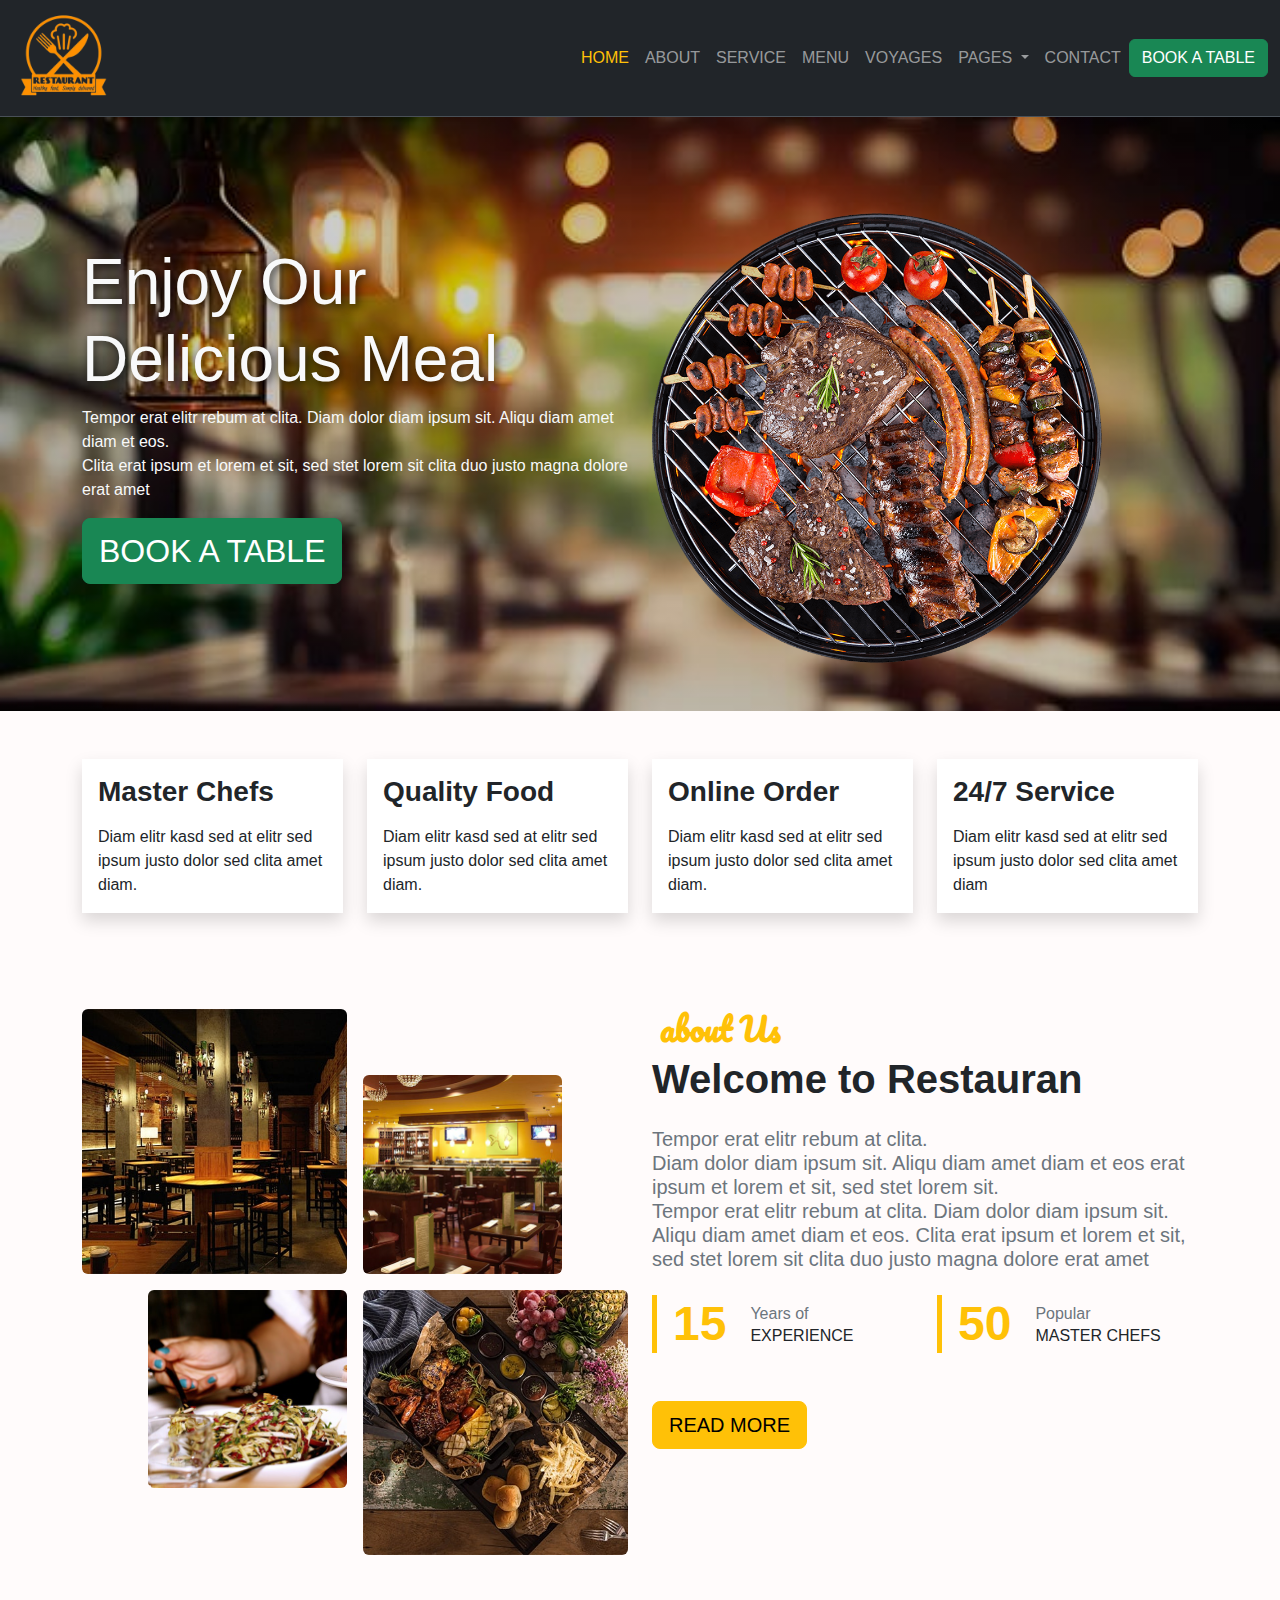
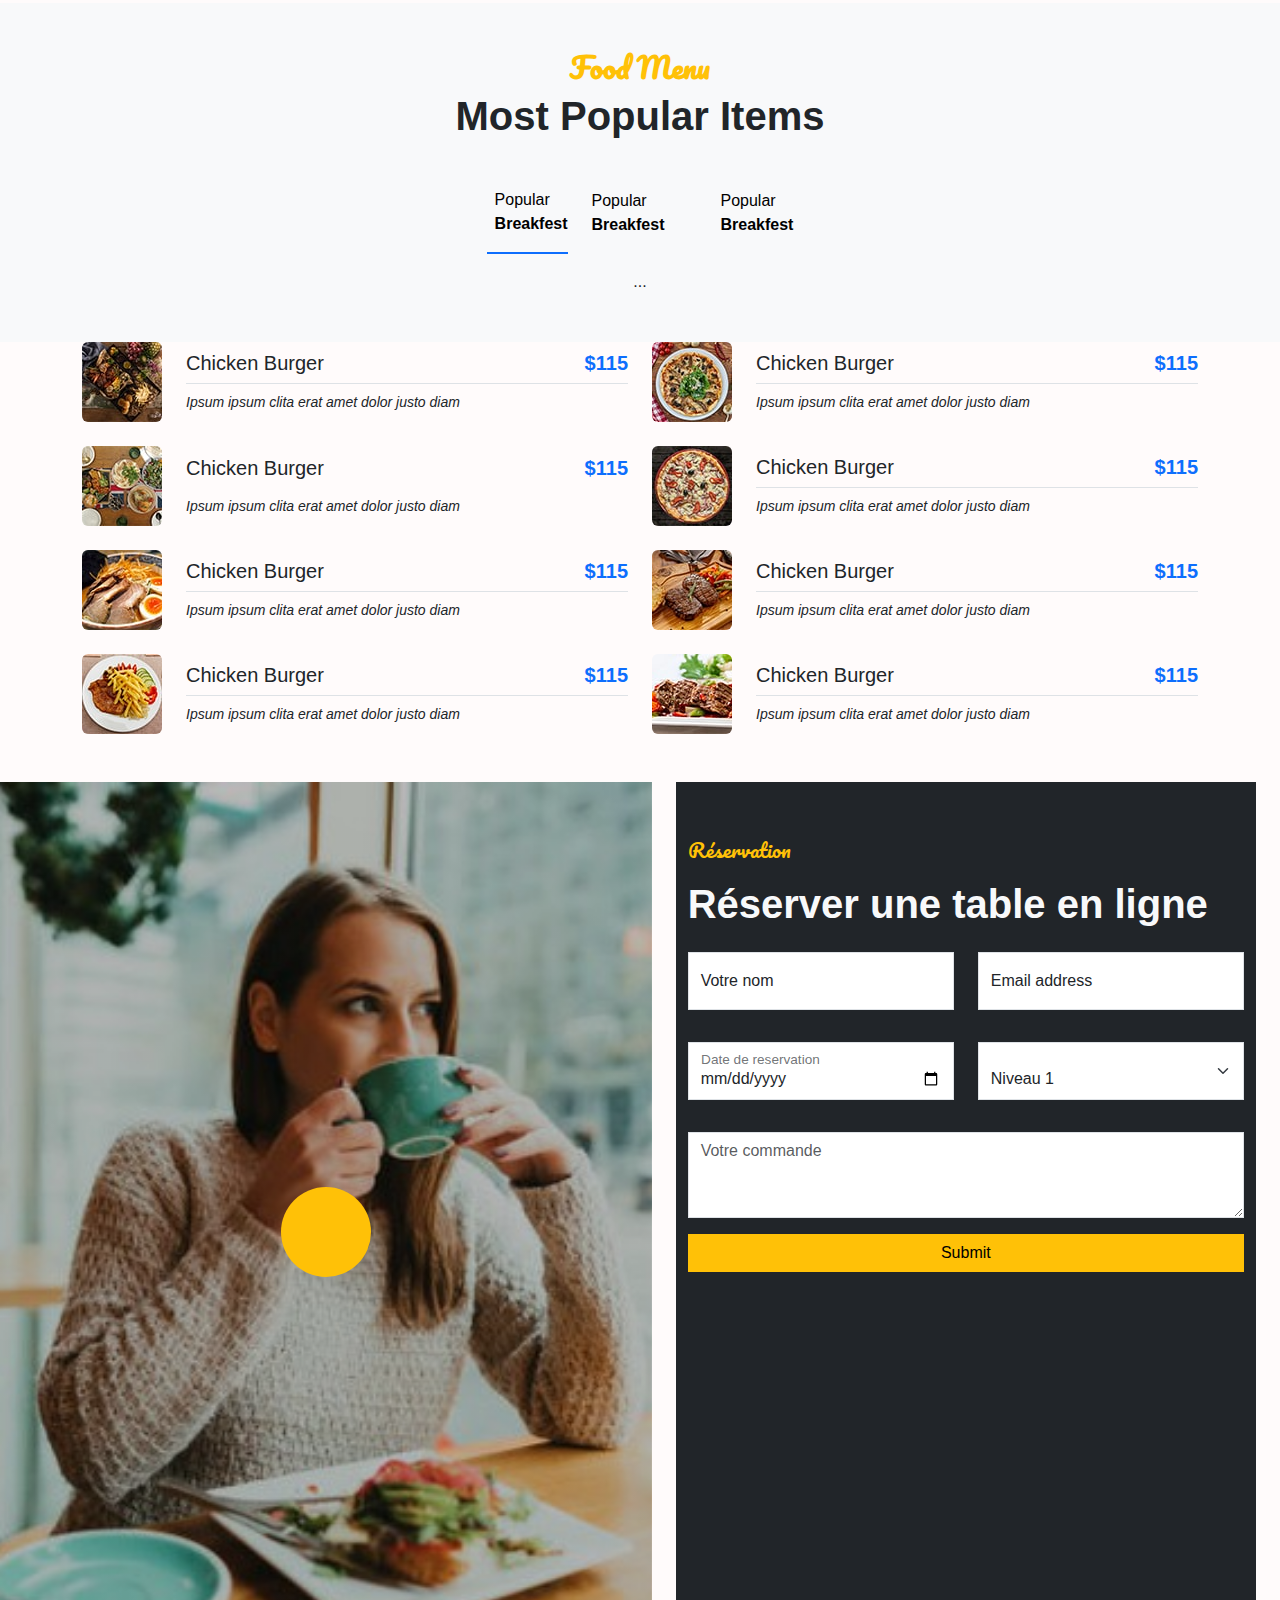
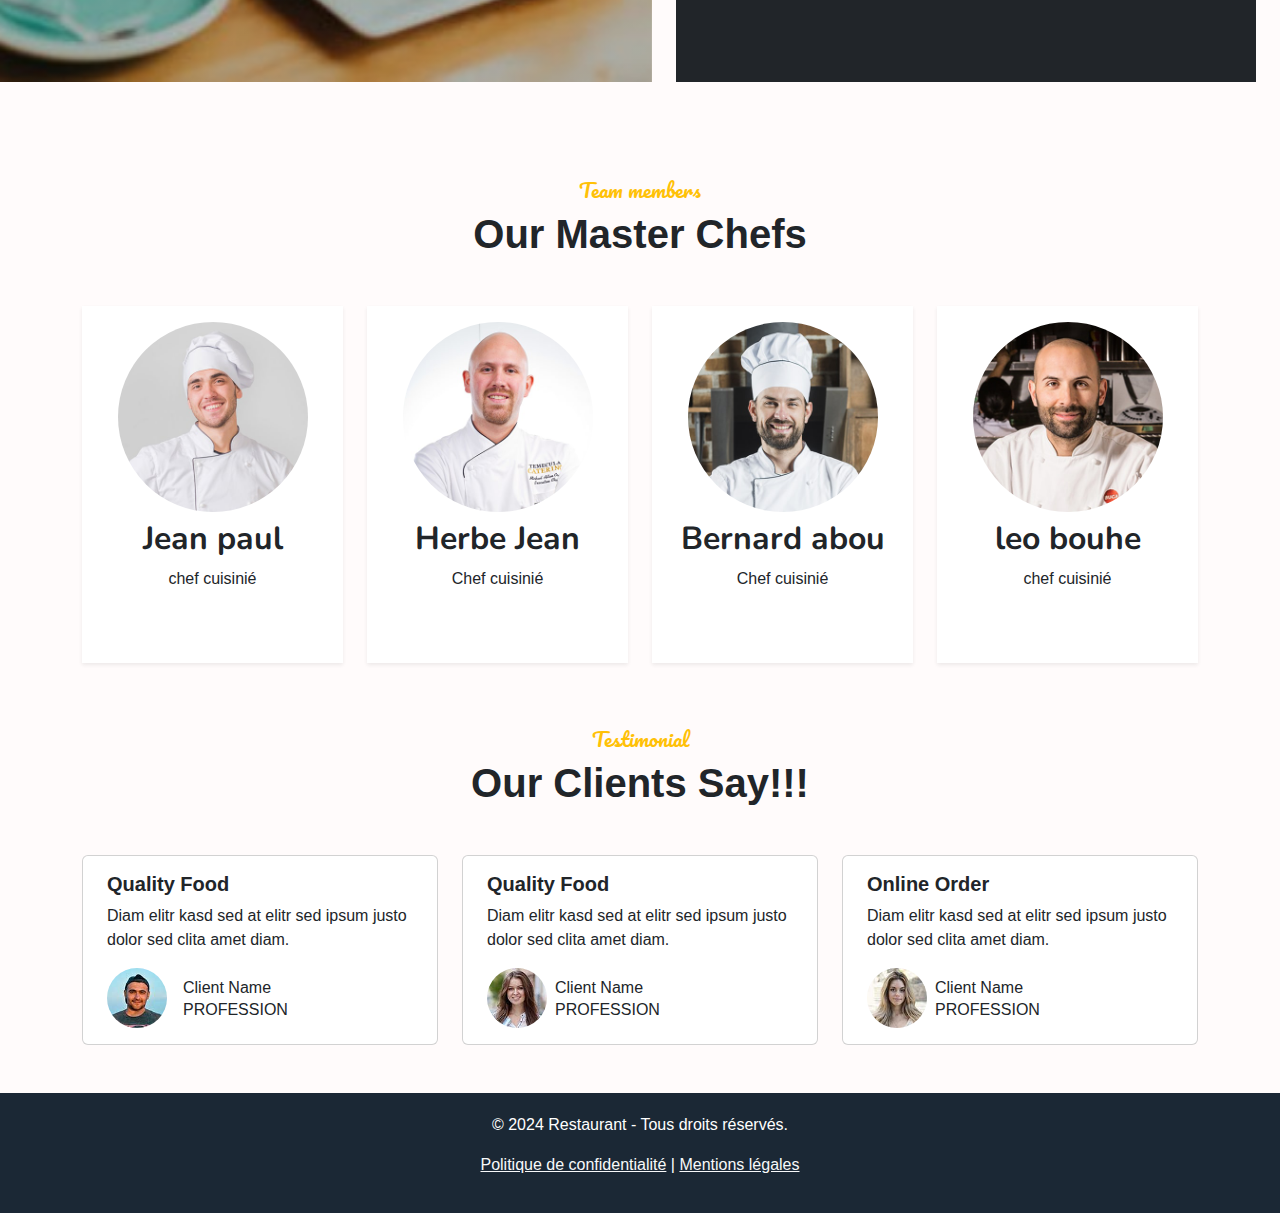
<file: index.html>
<!DOCTYPE html>
<html lang="en">

<head>
    <meta charset="UTF-8">
    <meta name="viewport" content="width=device-width, initial-scale=1.0">
    <title>Ma page </title>

    <!--Favicon-->
    <link rel="shortcut icon" href="./images/hero.png" type="image/x-icon">

    <!------------lien pour les font family------------->

    <link rel="preconnect" href="https://fonts.googleapis.com">
    <link rel="preconnect" href="https://fonts.gstatic.com" crossorigin>
    <link href="https://fonts.googleapis.com/css2?family=Nunito:ital,wght@0,200..1000;1,200..1000&display=swap"
        rel="stylesheet">

    <link rel="preconnect" href="https://fonts.googleapis.com">
    <link rel="preconnect" href="https://fonts.gstatic.com" crossorigin>
    <link
        href="https://fonts.googleapis.com/css2?family=Nunito:ital,wght@0,200..1000;1,200..1000&family=Pacifico&display=swap"
        rel="stylesheet">
    <link rel="preconnect" href="https://fonts.googleapis.com">
    <link rel="preconnect" href="https://fonts.gstatic.com" crossorigin>
    <link
        href="https://fonts.googleapis.com/css2?family=Inter:ital,opsz,wght@0,14..32,100..900;1,14..32,100..900&display=swap"
        rel="stylesheet">
    <!-----------------lien pour les icones-->
    <link rel="stylesheet" href="https://cdnjs.cloudflare.com/ajax/libs/font-awesome/6.6.0/css/all.min.css"
        integrity="sha512-Kc323vGBEqzTmouAECnVceyQqyqdsSiqLQISBL29aUW4U/M7pSPA/gEUZQqv1cwx4OnYxTxve5UMg5GT6L4JJg=="
        crossorigin="anonymous" referrerpolicy="no-referrer" />

    <link rel="stylesheet" href="./vendors/bootstrap/css/bootstrap.css" />

    <link rel="stylesheet" href="./css/style.css" />
</head>

<body>
    <!--Navbar-->
    <nav class="navbar navbar-expand-lg nav bg-dark border-bottom border-body " data-bs-theme="dark">
        <div class="container-fluid">

            <div class="nav-brand d-flex align-items-center">
                <a class="logo" href="#">
                    <img src="./images/hero.png" class="img-fluid" width="100" alt="logo">
                </a>
            </div>

            <button class=" btn btn-outline-dark navbar-toggler" type="button" data-bs-toggle="collapse"
                data-bs-target="#navbarSupportedContent" aria-controls="navbarSupportedContent" aria-expanded="false"
                aria-label="Toggle navigation">
                <i class="fa fa-bars"></i>
            </button>

            <div class="collapse navbar-collapse " id="navbarSupportedContent">
                <ul class="navbar-nav ms-auto mb-2 mb-lg-0 ">
                    <li class="nav-item ">
                        <a class="nav-link active text-warning" aria-current="page" href="#">HOME</a>
                    </li>
                    <li class="nav-item">
                        <a class="nav-link" href="#about">ABOUT</a>
                    </li>
                    <li class="nav-item">
                        <a class="nav-link" href="#service">SERVICE</a>
                    </li>
                    <li class="nav-item">
                        <a class="nav-link" href="#menu">MENU</a>
                    </li>
                    <li class="nav-item">
                        <a class="nav-link" href="voyage.html">VOYAGES</a>
                    </li>

                    <li class="nav-item dropdown">
                        <a class="nav-link dropdown-toggle" href="#" role="button" data-bs-toggle="dropdown"
                            aria-expanded="false">
                            PAGES
                        </a>
                        <ul class="dropdown-menu">
                            <li><a class="dropdown-item" href="#">Booking</a></li>
                            <li><a class="dropdown-item" href="#">Our Team</a></li>
                            <li><a class="dropdown-item" href="#variété">Testimonial</a></li>
                        </ul>
                    </li>
                    <li class="nav-item">
                        <a class="nav-link" href="#menu">CONTACT</a>
                    </li>
                </ul>

                <form class="d-flex" role="search">
                    <button class="btn btn-success" type="submit">BOOK A TABLE</button>
                </form>

            </div>
        </div>
    </nav>
    <!---------------section hero-------------->
    <section class="hero py-5 pt-5 ">
        <div class="container">
            <div class="row align-items-center">
                <div class="col-md-6">
                    <h1 class="text-light">Enjoy Our <br /> Delicious Meal</h1>
                    <p class="text-light">Tempor erat elitr rebum at clita. Diam dolor diam ipsum sit. Aliqu diam amet
                        diam et eos. <br />
                        Clita erat ipsum et lorem et sit, sed stet lorem sit clita duo justo magna dolore erat amet</p>
                    <a href="#about" class="btn btn-success btn-lg fs-2">BOOK A TABLE </a>
                </div>
                <div class="col-md-6 pt-5">
                    <img src="./images/hero (1).png" alt="" class="img-fluid img-rotation">
                </div>
            </div>
        </div>
    </section>

    <!---------section tableau------------>
    <section class="container py-5">
        <div class="row ">
            <div class="col-sm-3  mb-3 mb-sm-0 ">
                <div class="card rounded-0 border-0 shadow touche">

                    <div class="card-body">
                        <i class="fa fa-3x fa-user-tie mb-4 pt-4"></i>
                        <h2 class="card-title fw-bold h3 police-numito mb-3">Master Chefs</h2>
                        <p class="card-text ">Diam elitr kasd sed at elitr sed ipsum justo dolor sed
                            clita amet diam.</p>
                    </div>

                </div>
            </div>
            <div class="col-sm-3  mb-3 mb-sm-0 ">
                <div class="card rounded-0 border-0 shadow touche">
                    <div class="card-body">
                        <i class="fa fa-3x fa-utensils mb-4 pt-4"></i>
                        <h5 class="card-title fw-bold  h3 police-numito mb-3">Quality Food</h5>
                        <p class="card-text ">Diam elitr kasd sed at elitr sed ipsum justo dolor sed
                            clita amet diam.</p>
                    </div>
                </div>
            </div>
            <div class="col-sm-3  mb-3 mb-sm-0">
                <div class="card rounded-0 border-0 shadow touche">
                    <div class="card-body  ">
                        <i class="fa fa-3x fa-cart-plus  mb-4 pt-4"></i>
                        <h5 class="card-title fw-bold  h3 police-numito mb-3">Online Order</h5>
                        <p class="card-text ">Diam elitr kasd sed at elitr sed ipsum justo dolor sed
                            clita amet diam.</p>
                    </div>
                </div>
            </div>
            <div class="col-sm-3  mb-3 mb-sm-0">
                <div class="card  rounded-0 border-0 shadow touche">
                    <div class="card-body">
                        <i class="fa fa-3x fa-headset  mb-4 pt-4"></i>
                        <h5 class="card-title fw-bold  h3 police-numito mb-3">24/7 Service</h5>
                        <p class="card-text">Diam elitr kasd sed at elitr sed ipsum justo dolor sed
                            clita amet diam</p>
                    </div>
                </div>
            </div>
        </div>

    </section>
    <!----------section welcom to restauran----------------------->
    <section class="mb-5">
        <div class="container">
            <div class="row pt-5 align-item-center">
                <!-------------parti les images qui sonnt divisé en quartre-->
                <div class="col-lg-6 ">
                    <div class="row g-3">
                        <div class="col-6 text-start">
                            <img class="img-fluid rounded w-100 wow zoomIn" data-wow-delay="0.1s"
                                src="./images/about-1.jpg"
                                style="visibility: visible; animation-delay: 0.1s; animation-name: zoomIn;">
                        </div>
                        <div class="col-6 text-start">
                            <img class="img-fluid rounded w-75 wow zoomIn" data-wow-delay="0.3s"
                                src="./images/about-2.jpg"
                                style="margin-top: 25%; visibility: visible; animation-delay: 0.3s; animation-name: zoomIn;">
                        </div>
                        <div class="col-6 text-end">
                            <img class="img-fluid rounded w-75 wow zoomIn" data-wow-delay="0.5s"
                                src="./images/about-3.jpg"
                                style="visibility: visible; animation-delay: 0.5s; animation-name: zoomIn;">
                        </div>
                        <div class="col-6 text-end">
                            <img class="img-fluid rounded w-100 wow zoomIn" data-wow-delay="0.7s"
                                src="./images/about-4.jpg"
                                style="visibility: visible; animation-delay: 0.7s; animation-name: zoomIn;">
                        </div>
                    </div>
                </div>

                <div class="col-lg-6 ">
                    <h2 class="police-pacifico fw-bold me -2 mx-2 pt-0 text-warning">about Us <span class="h3"><i
                                class="fa fa-minus text-warning"></i></span></h2>
                    <h1 class="fw-bold taille mb-4 police-numito">Welcome to <i
                            class="fa fa-1x fa-utensils text-warning"></i> Restauran
                    </h1>
                    <p class="text-secondary h5 mb-4">Tempor erat elitr rebum at clita. <br /> Diam dolor diam ipsum
                        sit. Aliqu diam amet diam et eos erat ipsum et lorem et sit, sed stet lorem sit. <br /> Tempor
                        erat elitr rebum at clita. Diam dolor diam ipsum sit. Aliqu diam amet diam et eos. Clita erat
                        ipsum et lorem et sit, sed stet lorem sit clita duo justo magna dolore erat amet</p>
                    <!----------------creation d'une nouvelle ligne et 2 colonne-->
                    <div class="row g-4 mb-4">
                        <div class="col-sm-6">
                            <div class="d-flex align-items-center border-start border-5 border-warning px-3 mb-4">
                                <h1 class="flex-shrink-0 display-5 text-warning mb-0 fw-bold" data-toggle="counter-up">
                                    15</h1>
                                <div class="ps-4">
                                    <p class="mb-0 text-secondary">Years of</p>
                                    <h6 class="text-uppercase mb-0">Experience</h6>
                                </div>
                            </div>
                        </div>
                        <div class="col-sm-6">
                            <div class="d-flex align-items-center border-start border-5 border-warning px-3 mb-4">
                                <h1 class="flex-shrink-0 display-5 text-warning mb-0 fw-bold" data-toggle="counter-up">
                                    50</h1>
                                <div class="ps-4">
                                    <p class="mb-0 text-secondary">Popular</p>
                                    <h6 class="text-uppercase mb-0">Master Chefs</h6>
                                </div>
                            </div>
                        </div>
                    </div>
                    <!------------le bouton------->
                    <a href="#about" class="btn btn-warning btn-lg">READ MORE</a>

                </div>
            </div>
    </section>
    <!-----------------section most popular items----------->
    <section class="py-5 bg-light">
        <div class="container text-center align-items-center">
            <div class="text-warning d-flex justify-content-center align-items-center">
                <span class="h3"><i class="fa fa-minus"></i></span>
                <p class="h3 fw-bold police-pacifico me -2 mx-2 pt-0">Food Menu</p>
                <span class="h3"><i class="fa fa-minus"></i></span>
            </div>
            <h2 class="fw-bold h1 mb-5 police-umito">Most Popular Items</h2>
            <ul class="nav nav-pills mb-3 justify-content-center align-items-center" id="pills-tab" role="tablist">
                <li class="nav-item me-3" role="presentation">
                    <button class="active-perso" id="pills-home-tab" data-bs-toggle="pill" data-bs-target="#pills-home"
                        type="button" role="tab" aria-controls="pills-home" aria-selected="true">
                        <div class="d-flex align-items-center">
                            <i class="fa fa-coffee fa-2x me-2 text-warning"></i>
                            <p class="text-start">Popular <br> <strong>Breakfest</strong></p>
                        </div>
                    </button>
                </li>
                <li class="nav-item me-5" role="presentation">
                    <button class="bg-transparent border-0" id="pills-profile-tab" data-bs-toggle="pill"
                        data-bs-target="#pills-profile" type="button" role="tab" aria-controls="pills-profile"
                        aria-selected="false">
                        <div class="d-flex align-items-center ">
                            <i class="fa fa-hamburger fa-2x me-2 text-warning"></i>
                            <p class="text-start">Popular <br> <strong>Breakfest</strong></p>
                        </div>
                    </button>
                </li>
                <li class="nav-item" role="presentation">
                    <button class="bg-transparent border-0" id="pills-profile-tab" data-bs-toggle="pill"
                        data-bs-target="#pills-profile" type="button" role="tab" aria-controls="pills-profile"
                        aria-selected="false">
                        <div class="d-flex align-items-center ">
                            <i class="fa fa-utensils fa-2x me-2 text-warning"></i>
                            <p class="text-start ">Popular <br> <strong>Breakfest</strong></p>
                        </div>
                    </button>
                </li>

            </ul>


            <div class="tab-content" id="pills-tabContent">
                <div class="tab-pane fade show active" id="pills-home" role="tabpanel" aria-labelledby="pills-home-tab"
                    tabindex="0">...</div>
                <div class="tab-pane fade" id="pills-profile" role="tabpanel" aria-labelledby="pills-profile-tab"
                    tabindex="0">...</div>
                <div class="tab-pane fade" id="pills-contact" role="tabpanel" aria-labelledby="pills-contact-tab"
                    tabindex="0">...</div>
                <div class="tab-pane fade" id="pills-disabled" role="tabpanel" aria-labelledby="pills-disabled-tab"
                    tabindex="0">...</div>
            </div>

        </div>

        </div>

    </section>
    <!-------------------sectionnnnnnn-------------->
    <section class="container mb-5">
        <div class="row g-4">
            <div class="col-lg-6">
                <div class="d-flex align-items-center">
                    <img class="flex-shrink-0 img-fluid rounded" src="./images/menu-1.jpg" alt="" style="width: 80px;">
                    <div class="w-100 d-flex flex-column text-start ps-4">
                        <h5 class="d-flex justify-content-between border-bottom pb-2">
                            <span>Chicken Burger</span>
                            <span class="text-primary fw-bold">$115</span>
                        </h5>
                        <small class="fst-italic">Ipsum ipsum clita erat amet dolor justo diam</small>
                    </div>
                </div>
            </div>
            <div class="col-lg-6">
                <div class="d-flex align-items-center">
                    <img class="flex-shrink-0 img-fluid rounded" src="./images/menu-3.jpg" alt="" style="width: 80px;">
                    <div class="w-100 d-flex flex-column text-start ps-4">
                        <h5 class="d-flex justify-content-between border-bottom pb-2">
                            <span>Chicken Burger</span>
                            <span class="text-primary fw-bold">$115</span>
                        </h5>
                        <small class="fst-italic">Ipsum ipsum clita erat amet dolor justo diam</small>
                    </div>
                </div>
            </div>
            <div class="col-lg-6">
                <div class="d-flex align-items-center">
                    <img class="flex-shrink-0 img-fluid rounded" src="./images/menu-5.jpg" alt="" style="width: 80px;">
                    <div class="w-100 d-flex flex-column text-start ps-4">
                        <h5 class="d-flex justify-content-between border-bot7  tom pb-2">
                            <span>Chicken Burger</span>
                            <span class="text-primary fw-bold">$115</span>
                        </h5>
                        <small class="fst-italic">Ipsum ipsum clita erat amet dolor justo diam</small>
                    </div>
                </div>
            </div>
            <div class="col-lg-6">
                <div class="d-flex align-items-center">
                    <img class="flex-shrink-0 img-fluid rounded" src="./images/menu-7.jpg" alt="" style="width: 80px;">
                    <div class="w-100 d-flex flex-column text-start ps-4">
                        <h5 class="d-flex justify-content-between border-bottom pb-2">
                            <span>Chicken Burger</span>
                            <span class="text-primary fw-bold">$115</span>
                        </h5>
                        <small class="fst-italic">Ipsum ipsum clita erat amet dolor justo diam</small>
                    </div>
                </div>
            </div>
            <div class="col-lg-6">
                <div class="d-flex align-items-center">
                    <img class="flex-shrink-0 img-fluid rounded" src="./images/menu-2.jpg" alt="" style="width: 80px;">
                    <div class="w-100 d-flex flex-column text-start ps-4">
                        <h5 class="d-flex justify-content-between border-bottom pb-2">
                            <span>Chicken Burger</span>
                            <span class="text-primary fw-bold">$115</span>
                        </h5>
                        <small class="fst-italic">Ipsum ipsum clita erat amet dolor justo diam</small>
                    </div>
                </div>
            </div>
            <div class="col-lg-6">
                <div class="d-flex align-items-center">
                    <img class="flex-shrink-0 img-fluid rounded" src="./images/menu-4.jpg" alt="" style="width: 80px;">
                    <div class="w-100 d-flex flex-column text-start ps-4">
                        <h5 class="d-flex justify-content-between border-bottom pb-2">
                            <span>Chicken Burger</span>
                            <span class="text-primary fw-bold">$115</span>
                        </h5>
                        <small class="fst-italic">Ipsum ipsum clita erat amet dolor justo diam</small>
                    </div>
                </div>
            </div>
            <div class="col-lg-6">
                <div class="d-flex align-items-center">
                    <img class="flex-shrink-0 img-fluid rounded" src="./images/menu-6.jpg" alt="" style="width: 80px;">
                    <div class="w-100 d-flex flex-column text-start ps-4">
                        <h5 class="d-flex justify-content-between border-bottom pb-2">
                            <span>Chicken Burger</span>
                            <span class="text-primary fw-bold">$115</span>
                        </h5>
                        <small class="fst-italic">Ipsum ipsum clita erat amet dolor justo diam</small>
                    </div>
                </div>
            </div>
            <div class="col-lg-6">
                <div class="d-flex align-items-center">
                    <img class="flex-shrink-0 img-fluid rounded" src="images/menu-8.jpg" alt="" style="width: 80px;">
                    <div class="w-100 d-flex flex-column text-start ps-4">
                        <h5 class="d-flex justify-content-between border-bottom pb-2">
                            <span>Chicken Burger</span>
                            <span class="text-primary fw-bold">$115</span>
                        </h5>
                        <small class="fst-italic">Ipsum ipsum clita erat amet dolor justo diam</small>
                    </div>
                </div>
            </div>
        </div>
    </section>
    <section class="mb-5">
        <div class="d-flex-perso">
            <!--------------la parti de la vidéo---------->

            <div class="vidéo reservation ">
                <button class="btn bg-warning rond-btn"><i class="fa fa-play fa-3x text-dark mb-3 pt-2"
                        data-bs-toggle="modal" data-bs-target="#exampleModal"></i></button>



            </div>
            <!----------la parti du fomulaire-------->

            <div class=" bg-dark mx-4">
                <div class="container">


                    <h2 class="police-pacifico h5 me-2 pt-5 mb-3 text-warning">Réservation<span class="h3"><i
                                class="fa fa-minus text-warning"></i></span></h2>
                    <h1 class="fw-bold taille mb-4 police-numito text-light">Réserver une table en ligne</h1>
                    <div class="row">
                        <div class="col-lg-6 mb-3">
                            <div class="form-floating mb-3">
                                <input type="text" class="form-control rounded-0" placeholder="Saisir votre nom" name=""
                                    id="floatingInput">
                                <label for="floatingInput">Votre nom</label>
                            </div>
                        </div>
                        <div class="col-lg-6 mb-3">
                            <div class="form-floating mb-3">
                                <input type="text" class="form-control rounded-0" placeholder="Saisir votre email"
                                    name="" id="floatingInput">
                                <label for="floatingInput">Email address</label>
                            </div>

                        </div>
                        <div class="col-lg-6 mb-3">
                            <div class="form-floating mb-3">
                                <input type="date" class="form-control rounded-0" name="" id="floatingInput">
                                <label for="floatingInput">Date de reservation</label>
                            </div>
                        </div>
                        <div class="col-lg-6 mb-3">
                            <div class="form-floating mb-3">
                                <select name="" id="floatingselect" class="form-select rounded-0">
                                    <option value="niveau 1">Niveau 1</option>
                                    <option value="niveau 2">Niveau 2</option>
                                    <option value="niveau 3">Niveau 3</option>
                                    <option value="niveau 4">Niveau 4</option>
                                    <option value="niveau 5">Niveau 5</option>
                                </select>
                            </div>
                        </div>
                        <div class="col-lg-12 mb-3">
                            <textarea placeholder="Votre commande" name="" id="floatingtextarea" rows="3"
                                class="form-control rounded-0"></textarea>
                        </div>
                        <div class="col-lg-12-mb-3">
                            <input type="submit" class="form-control btn btn-warning rounded-0 mb-3">Reservez
                            maintenant</button>
                        </div>



                    </div>
                </div>
            </div>
    </section>

    <section class="container py-5">
        <div class="text-warning d-flex justify-content-center align-items-center">
            <span class="h3"><i class="fa fa-minus"></i></span>
            <p class="h5 police-pacifico me -2 mx-2 pt-0">Team members</p>
            <span class="h3"><i class="fa fa-minus"></i></span>
        </div>
        <h2 class="fw-bold h1 mb-5 police-numito text-center">Our Master Chefs</h2>

        <div class="row">

            <!--Items-->
            <div class="col-md-3 mb-3">
                <div class="card rounded-0 border-0 shadow-sm over-card">
                    <div class="card-body align-items-center text-center">
                        <!--Image-->
                        <div class="image mb-2">
                            <img src="./images/team-1.jpg" class="img-fluid hover-image" alt="">
                        </div>
                        <!--Le" texte-->
                        <div class="texte">
                            <h2 class="police-nunito fw-bold">Jean paul</h2>
                            <p>chef cuisinié</p>
                        </div>

                        <!--Les icones-->
                        <div class="icons d-flex justify-content-center">
                            <div class="rounded-top-4 me-3 bg-warning icone">
                                <i class="fab fa-facebook"></i>
                            </div>
                            <div class="rounded-top-4 me-3 bg-warning icone">
                                <i class="fab fa-whatsapp"></i>
                            </div>
                            <div class="rounded-top-4 me-3 bg-warning icone">
                                <i class="fab fa-instagram"></i>
                            </div>
                        </div>

                    </div>
                </div>
            </div>
            <!--Fin Items-->
            <!--Items-->
            <div class="col-md-3 mb-3">
                <div class="card rounded-0 border-0 shadow-sm over-card">
                    <div class="card-body align-items-center text-center">
                        <!--Image-->
                        <div class="image mb-2">
                            <img src="./images/team-2.jpg" class="img-fluid hover-image" alt="">
                        </div>
                        <!--Le texte-->
                        <div class="texte">
                            <h2 class="police-nunito fw-bold">Herbe Jean</h2>
                            <p>Chef cuisinié</p>
                        </div>

                        <!--Les icones-->
                        <div class="icons d-flex justify-content-center">
                            <div class="rounded-top-4 me-3 bg-warning icone">
                                <i class="fab fa-facebook"></i>
                            </div>
                            <div class="rounded-top-4 me-3 bg-warning icone">
                                <i class="fab fa-whatsapp"></i>
                            </div>
                            <div class="rounded-top-4 me-3 bg-warning icone">
                                <i class="fab fa-instagram"></i>
                            </div>
                        </div>

                    </div>
                </div>
            </div>
            <!--Fin Items-->

            <!--Items-->
            <div class="col-md-3 mb-3">
                <div class="card rounded-0 border-0 shadow-sm over-card">
                    <div class="card-body align-items-center text-center">
                        <!--Image-->
                        <div class="image mb-2">
                            <img src="./images/team-3.jpg" class="img-fluid hover-image" alt="">
                        </div>
                        <!--Le" texte-->
                        <div class="texte">
                            <h2 class="police-nunito fw-bold">Bernard abou</h2>
                            <p>Chef cuisinié</p>
                        </div>

                        <!--Les icones-->
                        <div class="icons d-flex justify-content-center">
                            <div class="rounded-top-4 me-3 bg-warning icone">
                                <i class="fab fa-facebook"></i>
                            </div>
                            <div class="rounded-top-4 me-3 bg-warning icone">
                                <i class="fab fa-whatsapp"></i>
                            </div>
                            <div class="rounded-top-4 me-3 bg-warning icone">
                                <i class="fab fa-instagram"></i>
                            </div>
                        </div>

                    </div>
                </div>
            </div>
            <!--Fin Items-->
            <!--Items-->
            <div class="col-md-3 mb-3">
                <div class="card rounded-0 border-0 shadow-sm over-card">
                    <div class="card-body align-items-center text-center">
                        <!--Image-->
                        <div class="image mb-2">
                            <img src="./images/team-4.jpg" class="img-fluid hover-image" alt="">
                        </div>
                        <!--Le" texte-->
                        <div class="texte">
                            <h2 class="police-nunito fw-bold">leo bouhe</h2>
                            <p>chef cuisinié</p>
                        </div>

                        <!--Les icones-->
                        <div class="icons d-flex justify-content-center">
                            <div class="rounded-top-4 me-3 bg-warning icone">
                                <i class="fab fa-facebook"></i>
                            </div>
                            <div class="rounded-top-4 me-3 bg-warning icone">
                                <i class="fab fa-whatsapp"></i>
                            </div>
                            <div class="rounded-top-4 me-3 bg-warning icone">
                                <i class="fab fa-instagram"></i>
                            </div>
                        </div>

                    </div>
                </div>
            </div>
            <!--Fin Items-->

        </div>
    </section>


    <!---------section tableau------------>
    <section class="container mb-5">
        <div class="text-warning d-flex justify-content-center align-items-center">
            <span class="h3"><i class="fa fa-minus"></i></span>
            <p class="h5 police-pacifico me -2 mx-2 pt-0">Testimonial</p>
            <span class="h3"><i class="fa fa-minus"></i></span>
        </div>
        <h2 class="fw-bold h1 mb-5 police-numito text-center">Our Clients Say!!!</h2>

        <div class="row ">
            <div class="col-sm-4  mb-3 mb-sm-0 ">
                <div class="card touche">

                    <div class="card-body mx-2">
                        <i class="fa fa-quote-left fa-2x  mb-3 pt-2"></i>
                        <h5 class="card-title fw-bold mb-2 ">Quality Food</h5>
                        <p class="card-text ">Diam elitr kasd sed at elitr sed ipsum justo dolor sed
                            clita amet diam.</p>
                        <div class="col-sm-6">
                            <div class="d-flex align-items-center ">
                                <img src="./images/testimonial-3.jpg"
                                    class="flex-shrink-0 display-5 text-success mb-0 img-fluid rong-image"
                                    data-toggle="counter-up" alt="">
                                <div class="ps-3">
                                    <p class="mb-0">Client Name</p>
                                    <h6 class="text-uppercase mb-0">Profession</h6>
                                </div>

                            </div>
                        </div>
                    </div>

                </div>
            </div>
            <div class="col-sm-4  mb-3 mb-sm-0 ">
                <div class="card touche">
                    <div class="card-body mx-2">
                        <i class="fa fa-quote-left fa-2x mb-3 pt-2"></i>
                        <h5 class="card-title fw-bold mb-2">Quality Food</h5>
                        <p class="card-text ">Diam elitr kasd sed at elitr sed ipsum justo dolor sed
                            clita amet diam.</p>
                        <div class="col-sm-6">
                            <div class="d-flex align-items-center ">
                                <img src="./images/testimonial-1.jpg"
                                    class="flex-shrink-0 display-5 text-success mb-0 img-fluid rong-image"
                                    data-toggle="counter-up" alt="">
                                <div class="ps-2">
                                    <p class="mb-0 ">Client Name</p>
                                    <h6 class="text-uppercase mb-0">Profession</h6>
                                </div>

                            </div>
                        </div>
                    </div>
                </div>
            </div>
            <div class="col-sm-4  mb-3 mb-sm-0">
                <div class="card touche  ">
                    <div class="card-body mx-2 ">
                        <i class="fa fa-quote-left fa-2x  mb-3 pt-2 "></i>
                        <h5 class="card-title fw-bold mb-2">Online Order</h5>
                        <p class="card-text ">Diam elitr kasd sed at elitr sed ipsum justo dolor sed
                            clita amet diam.</p>
                        <div class="col-sm-6">
                            <div class="d-flex align-items-center ">
                                <img src="./images/testimonial-4.jpg"
                                    class="flex-shrink-0 display-5 text-success mb-0 img-fluid rong-image"
                                    data-toggle="counter-up" alt="">
                                <div class="ps-2">
                                    <p class="mb-0 ">Client Name</p>
                                    <h6 class="text-uppercase mb-0">Profession</h6>
                                </div>

                            </div>
                        </div>
                    </div>
                </div>
            </div>
        </div>
    </section>


    <!-- Pied de page (Footer) -->
    <footer>
        <div class="container text-center">
            <p>&copy; 2024 Restaurant - Tous droits réservés.</p>
            <p><a href="#" class="text-light">Politique de confidentialité</a> | <a href="#" class="text-light">Mentions
                    légales</a></p>
        </div>
    </footer>
    <!------------section video ifram---------->
    <div class="modal fade" id="exampleModal" tabindex="-1" aria-labelledby="exampleModalLabel" aria-hidden="true">
        <div class="modal-dialog">
            <div class="modal-content">
                <iframe width="100%" height="500" src="https://www.youtube.com/embed/3O-HdPqqK4A"
                    title="3 Ingrédients Seulement Pour Un Repas Pas Cher et Savoureux !" frameborder="0"
                    allow="accelerometer; autoplay; clipboard-write; encrypted-media; gyroscope; picture-in-picture; web-share"
                    referrerpolicy="stri ct-origin-when-cross-origin" allowfullscreen></iframe>
            </div>
        </div>
    </div>
    <script src="vendors/bootstrap/js/bootstrap.js"></script>
</body>

</html
</file>
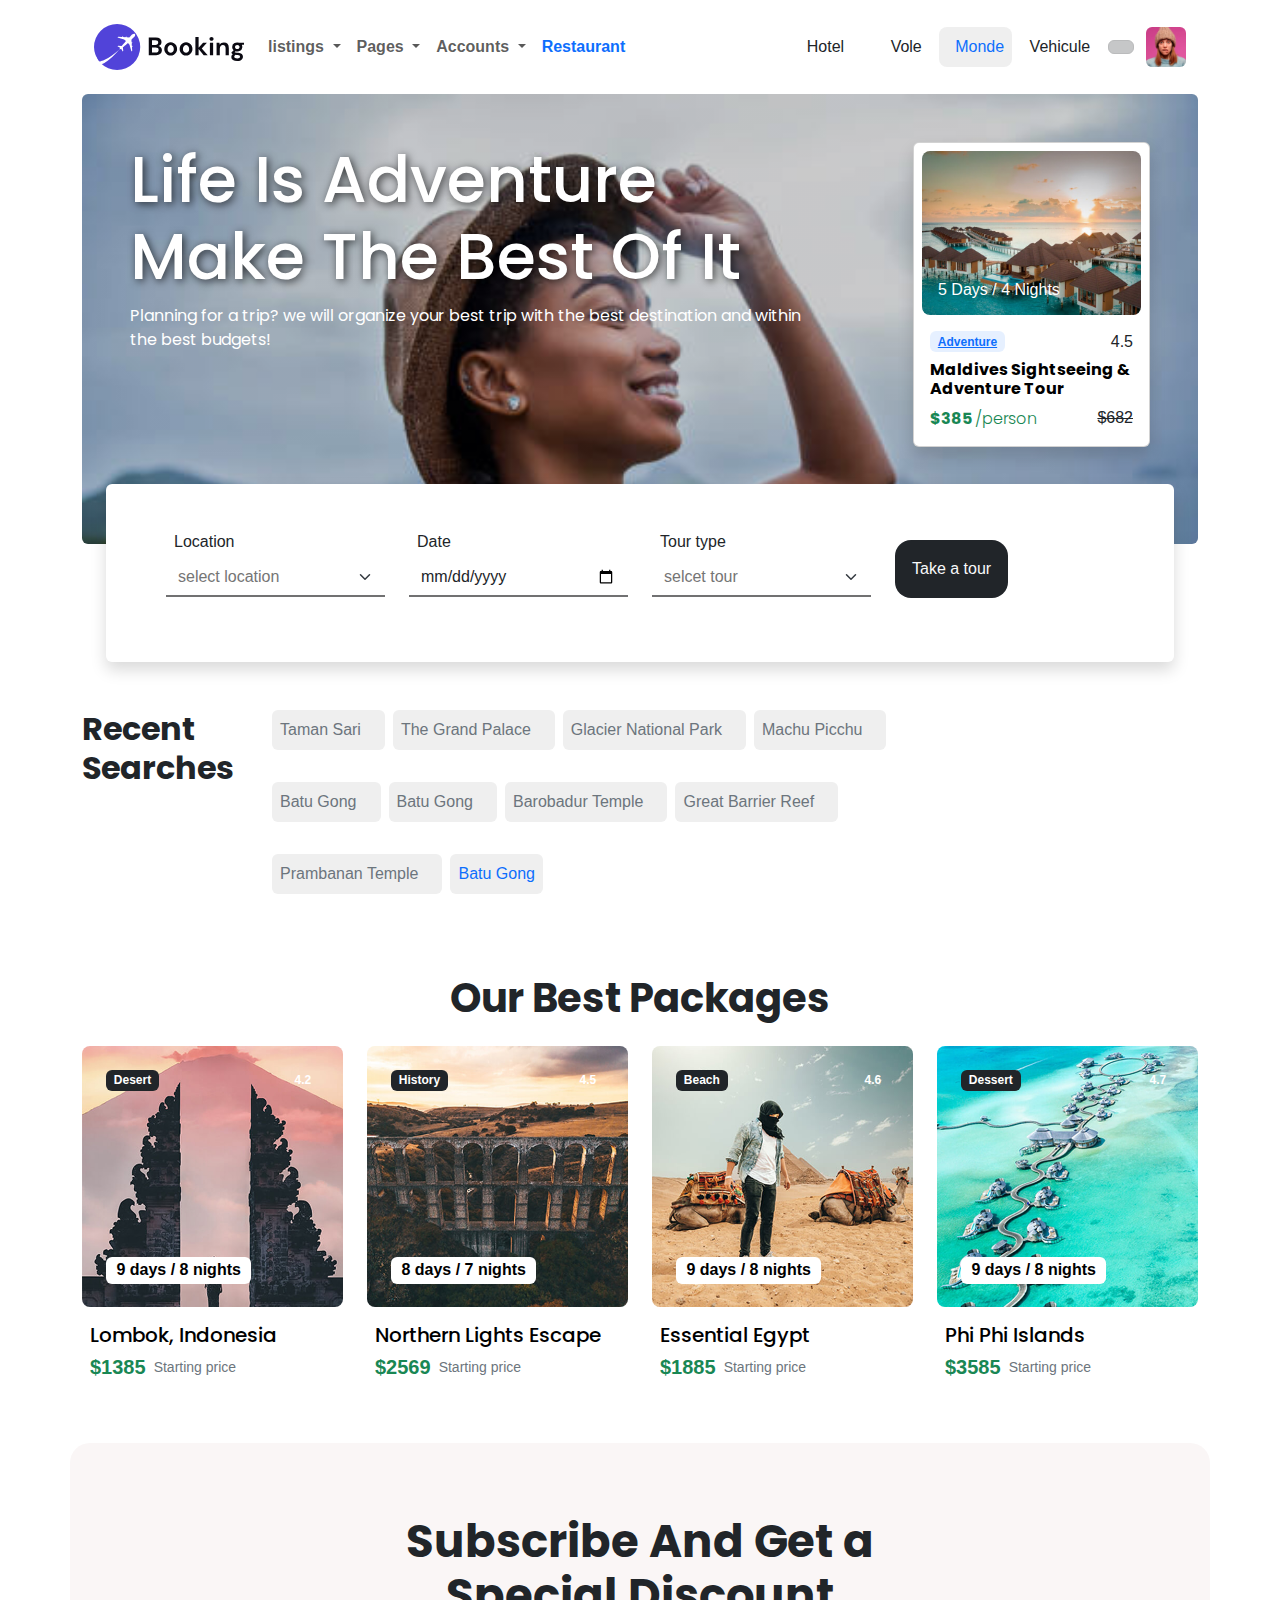
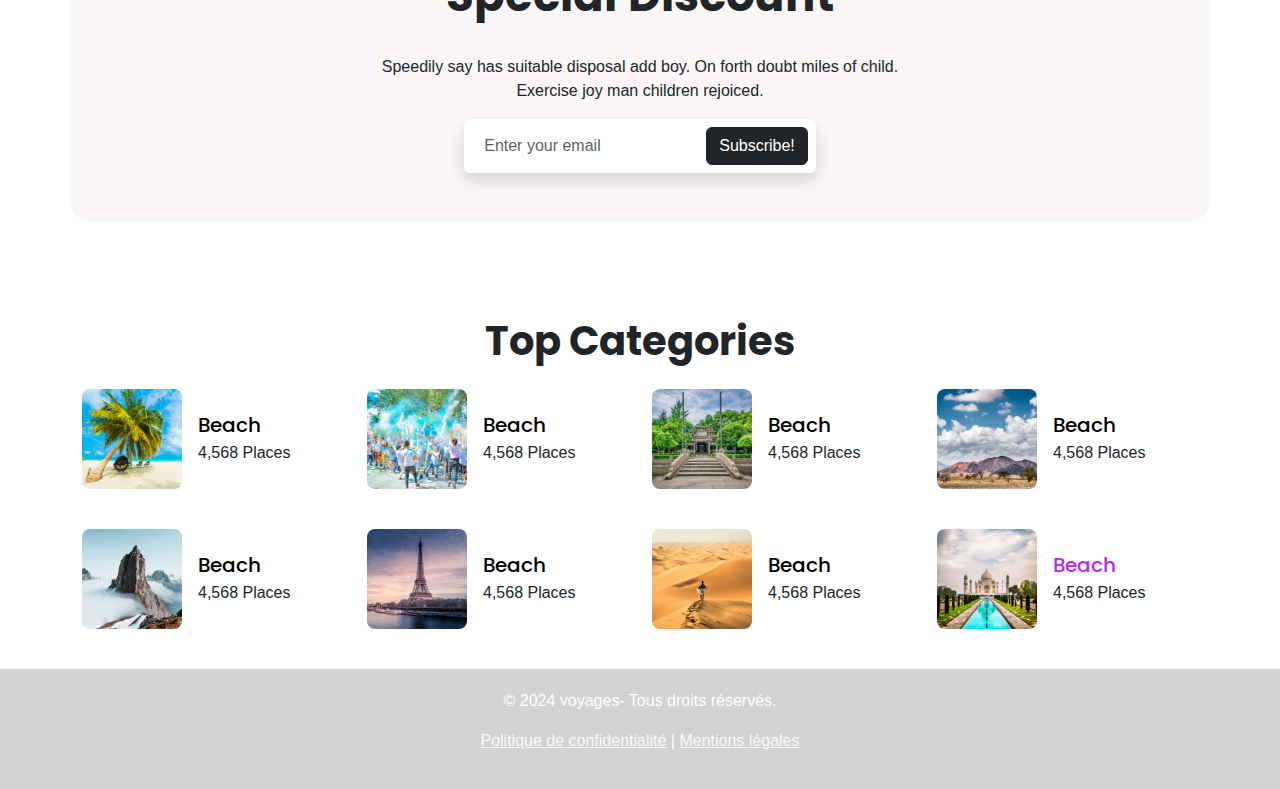
<file: voyage.html>
<!DOCTYPE html>
<html lang="en">

<head>
  <meta charset="UTF-8">
  <meta name="viewport" content="width=device-width, initial-scale=1.0">
  <title>Ma page </title>

  <!------------lien pour les font family------------->
  <link rel="preconnect" href="https://fonts.googleapis.com">
  <link rel="preconnect" href="https://fonts.gstatic.com" crossorigin>
  <link
    href="https://fonts.googleapis.com/css2?family=Kay+Pho+Du:wght@400;500;600;700&family=Poppins:ital,wght@0,100;0,200;0,300;0,400;0,500;0,600;0,700;0,800;0,900;1,100;1,200;1,300;1,400;1,500;1,600;1,700;1,800;1,900&display=swap"
    rel="stylesheet">
  <link rel="preconnect" href="https://fonts.googleapis.com">
  <link rel="preconnect" href="https://fonts.gstatic.com" crossorigin>
  <link
    href="https://fonts.googleapis.com/css2?family=Inter:ital,opsz,wght@0,14..32,100..900;1,14..32,100..900&display=swap"
    rel="stylesheet">
  <!-----------------lien pour les icones-->
  <link rel="stylesheet" href="https://cdnjs.cloudflare.com/ajax/libs/font-awesome/6.6.0/css/all.min.css"
    integrity="sha512-Kc323vGBEqzTmouAECnVceyQqyqdsSiqLQISBL29aUW4U/M7pSPA/gEUZQqv1cwx4OnYxTxve5UMg5GT6L4JJg=="
    crossorigin="anonymous" referrerpolicy="no-referrer" />

  <link rel="stylesheet" href="./vendors/bootstrap/css/bootstrap.css" />

  <link rel="stylesheet" href="./css/style1.css" />
</head>

<body>
  <section class="container">
    <nav class="navbar navbar-expand-lg  py-4 ">
      <div class="container-fluid">
        <a class="logo me-3" href="#">
          <img src="./images/logo.svg" class="img-fluid" width="150" alt="logo">
        </a>
        <button class="navbar-toggler" type="button" data-bs-toggle="collapse" data-bs-target="#navbarSupportedContent"
          aria-controls="navbarSupportedContent" aria-expanded="false" aria-label="Toggle navigation">
          <span class="navbar-toggler-icon"></span>
        </button>
        <div class="collapse navbar-collapse" id="navbarSupportedContent">
          <ul class="navbar-nav me-auto mb-2 mb-lg-0">
            <li class="nav-item dropdown">
              <a class="nav-link dropdown-toggle fw-bold" href="#" role="button" data-bs-toggle="dropdown"
                aria-expanded="false">
                listings
              </a>
              <ul class="dropdown-menu">
                <li><a class="dropdown-item" href="#">Action</a></li>
                <li><a class="dropdown-item" href="#">Another action</a></li>
                <li><a class="dropdown-item" href="#">Something else here</a></li>
              </ul>
            </li>
            <li class="nav-item dropdown">
              <a class="nav-link dropdown-toggle fw-bold" href="#" role="button" data-bs-toggle="dropdown"
                aria-expanded="false">
                Pages
              </a>
              <ul class="dropdown-menu">
                <li><a class="dropdown-item" href="#">Action</a></li>
                <li><a class="dropdown-item" href="#">Another action</a></li>
                <li><a class="dropdown-item" href="#">Something else here</a></li>
              </ul>
            </li>
            <li class="nav-item dropdown">
              <a class="nav-link dropdown-toggle fw-bold" href="#" role="button" data-bs-toggle="dropdown"
                aria-expanded="false">
                Accounts
              </a>
              <ul class="dropdown-menu">
                <li><a class="dropdown-item" href="#">Action</a></li>
                <li><a class="dropdown-item" href="#">Another action</a></li>
                <li><a class="dropdown-item" href="#">Something else here</a></li>
              </ul>
            </li>

            <li class="nav-item">
              <a class="nav-link fw-bold text-primary" href="index.html">Restaurant</a>
            </li>
          </ul>
        </div>
        <div class="">
          <a href="#" class=" text-decoration-none btn"><i class="fa fa-hotel   mx-2 me-2"></i>Hotel</a>
          <a href="#" class=" text-decoration-none btn "><i class="fa fa-plane  mx-2 me-2 "></i>Vole</a>
          <button class="btn-bg-text-primary rounded-3 border-0 py-2"> <a href="#"
              class="text-primary text-decoration-none p-2"><i class="fa fa-globe-africa  me-2"></i>Monde</a></button>
          <a href="#" class=" text-decoration-none  btn "><i class="fa fa-car"></i>Vehicule</a>


          <a class="nav-notification btn btn-light p-1.5 mb-0 show me-2 " href="#" role="button"
            data-bs-toggle="dropdown" aria-expanded="true" data-bs-auto-close="outside">
            <i class="far fa-bell "></i>
          </a>

          <a href="#"><img class="avatar-img rounded-2 " src="/images/01.jpg" alt="avatar" width="40"></a>

        </div>
      </div>
    </nav>
  </section>

  <!------------section hero----------->
  <section>
    <div class="container">
      <div class="hero rounded-2 px-5 pt-5 ">
        <div class="row justify-content-between pt-0 pb-5">
          <div class="col-md-7 col-lg-8 col-xxl-7 pb-5 mb-0 mb-lg-5">
            <h1 class="text-white police-poppins">Life Is Adventure Make The Best Of It</h1>
            <p class="text-white mb-0 police-poppins">Planning for a trip? we will organize your best trip with the best
              destination
              and within the best budgets!</p>
          </div>

          <!-- Produce item START -->
          <div class="col-md-5 col-lg-4 col-xl-3 mb-3 mb-sm-0">
            <div class="card shadow p-2 pb-0">

              <div class="rounded-3 overflow-hidden position-relative">
                <!-- Image -->
                <img src="./images/05.jpg" class="card-img" alt="">
                <!-- Overlay -->
                <div class="bg-overlay bg-dark opacity-4"></div>

                <!-- Hover element -->
                <div class="card-img-overlay d-flex">
                  <h6 class="text-white fw-normal mt-auto mb-0">5 Days / 4 Nights</h6>
                </div>
              </div>
              <!-- Card body -->
              <div class="card-body px-2">
                <!-- Badge and Rating -->
                <div class="d-flex justify-content-between align-items-center mb-2">
                  <a href="#" class="badge bg-primary bg-opacity-10 text-primary">Adventure</a>
                  <!-- Rating -->
                  <h6 class="fw-light m-0"><i class="fa-solid fa-star text-warning me-2"></i>4.5</h6>
                </div>

                <!-- Title -->
                <h6 class="card-title fw-bold police-poppins"><a href="#" class="touche">Maldives Sightseeing &amp;
                    Adventure Tour</a></h6>

                <!-- Badge and Price -->
                <div class="d-flex justify-content-between align-items-center mb-0">
                  <!-- Price -->
                  <h6 class="text-success mb-0 police-poppins fw-bold">$385 <span
                      class="fw-light police-poppins">/person</span></h6>
                  <span class="text-decoration-line-through mb-0 text-reset ">$682</span>
                </div>
              </div>
            </div>
          </div>
          <!-- Produce item END -->
        </div>
      </div>
    </div>
  </section>

  <!----------section form en bas de hero------------>
  <section class=" mb-5 marge">
    <div class="container">

      <form class="row bg-body shadow rounded-2 p-5 me-4 mx-4">
        <div class="col-lg-3 mb-3">
          <p class="h6"><i class="fa fa-map-marker-alt text-primary me-2"></i>Location</p>
          <div class="input-group">
            <input type="text" class="form-select rounded-0 marge-input" name="location" placeholder="select location"
              id="" />
          </div>

        </div>
        <div class="col-lg-3 mb-3">
          <p class="h6"><i class="fa fa-calendar text-primary me-2 "></i>Date</p>
          <div class="input-group">
            <input type="date" class="form-control marge-input rounded-0" name="date" id=""
              placeholder="Choose a date" />
          </div>
        </div>
        <div class="col-lg-3 mb-3 ">
          <p class="h6"><i class="fa fa-running text-primary me-2"></i>Tour type</p>
          <div class="input-group">
            <input class="form-select marge-input rounded-0" type="text" name="text" placeholder="selcet tour" />
          </div>
        </div>
        <div class="col-lg-3 mb-3">
          <button type="button" class="btn bg-dark rounded-4 mb-0 p-3 mt-2 text-light">Take a tour</button>
        </div>
      </form>
    </div>
  </section>

  <!------section en bas du tableau de hero------>

  <section>
    <!-----------premiere parti---------->
    <div class="container">
      <div class="row">
        <div class="col-lg-2">
          <h2 class="police-poppins fw-bold text-dark">Recent Searches</h2>
        </div>

        <!------------deuxieme parti----------->
        <div class="col-lg-10">
          <div class="contianer">

            <!--------ligne 1-------->
            <div class="d-flex flex-wrap mb-4">
              <div class="text-start me-2 mb-2">
                <button class="bg-text-secondary rounded-2 border-0 p-2  text-secondary">Taman Sari<i
                    class="fa fa-fa fa-xmark mx-2"></i></button>
              </div>

              <div class="text-start me-2 mb-2 ">
                <button class=" bg-text-secondary rounded-2 border-0 p-2  text-secondary text-center">The Grand Palace<i
                    class="fa fa-fa fa-xmark mx-2"></i></button>
              </div>

              <div class="text-start me-2 mb-2 ">
                <button class=" bg-text-secondary rounded-2 border-0 p-2  text-secondary text-center">Glacier National
                  Park<i class="fa fa-fa fa-xmark mx-2"></i></button>
              </div>

              <div class="text-start me-2 mb-2">
                <button class=" bg-text-secondary rounded-2 border-0 p-2  text-secondary text-center">Machu Picchu<i
                    class="fa fa-fa fa-xmark mx-2"></i></button>
              </div>

            </div>


            <!--------ligne 2-------->
            <div class=" d-flex flex-wrap mb-4">
            <div class="text-start me-2 mb-2">
              <button class=" bg-text-secondary rounded-2 border-0 p-2  text-secondary text-center">Batu Gong<i
                class="fa fa-fa fa-xmark mx-2"></i></button>
            </div>

              <div class="text-start me-2 mb-2">
                <button class=" bg-text-secondary rounded-2 border-0 p-2  text-secondary text-center">Batu Gong<i
                    class="fa fa-fa fa-xmark mx-2"></i></button>
              </div>

              <div class="text-start me-2 mb-2 ">
                <button class=" bg-text-secondary rounded-2 border-0 p-2  text-secondary text-center">Barobadur Temple<i
                    class="fa fa-fa fa-xmark mx-2"></i></button>
              </div>

              <div class="text-start me-2 mb-2">
                <button class=" bg-text-secondary rounded-2 border-0 p-2  text-secondary text-center">Great Barrier
                  Reef<i class="fa fa-fa fa-xmark mx-2"></i></button>
              </div>

            </div>

             <!--------ligne 3-------->
             <div class=" d-flex flex-wrap mb-4">
              <div class="text-start me-2 mb-2 ">
                <button class=" bg-text-secondary rounded-2 border-0 p-2  text-secondary text-center">Prambanan Temple<i
                    class="fa fa-fa fa-xmark mx-2"></i></button>
              </div>

              <div class="text-start me-2 mb-2 ">
                <button class=" bg-text-secondary rounded-2 border-0 p-2  text-primary text-center">Batu Gong</button>
              </div>

          </div>
        </div>
      </div>
    </div>
  </section>


  <!-------------section les card touristique-------------->
  <section class="pt-0 pt-md-5 mb-5">
    <div class="container">
      <div class="row mb-4">
        <div class="col-12 text-center">
          <h2 class="mb-0 police-poppins fw-bold h1">Our Best Packages</h2>
        </div>
      </div>

      <div class="row g-4">
        <!-- ----------item -------------->
        <div class="col-sm-6 col-xl-3">
          <!--------debut card------------->
          <div class="card bg-transparent hover-card border-0">

            <div class="card-img-scale-wrapper taille-card rounded-3">
              <!-- Card Image -->
              <div class="overflow-hidden rounded-3 touche">
                <img src="./images/04.jpg" class="img-fluid touche-zoom" alt="">
              </div>
              <!-- Overlay -->
              <div class="card-img-overlay d-flex flex-column z-index-1 p-4">
                <!-- Card overlay top -->
                <div class="d-flex justify-content-between">
                  <span class="badge text-bg-dark">Desert</span>
                  <span class="badge text-bg-white"><i class="fa-solid fa-star text-warning me-2"></i>4.2</span>
                </div>
                <!-- Card overlay bottom -->
                <div class="w-100 pt-5 mt-5">
                  <!-- Card category -->
                  <p class="badge text-bg-white fs-6 days">9 days / 8 nights</p>
                </div>
              </div>
            </div>

            <!-- Card body -->
            <div class="card-body px-2">
              <h5 class="card-title"><a href="#" class="stretched-link police-poppins touche">Lombok, Indonesia</a>
              </h5>
              <div class="hstack gap-2">
                <span class="h5 mb-0 text-success fw-bold ">$1385</span>
                <small class="text-secondary">Starting price</small>
              </div>
            </div>
          </div>
          <!-- fin card -->
        </div>


        <div class="col-sm-6 col-xl-3">

          <div class="card bg-transparent hover-card border-0">

            <div class="card-img-scale-wrapper taille-card rounded-3">
              <!-- Card Image -->
              <div class="overflow-hidden rounded-3 touche">
                <img src="./images/02.jpg" class="img-fluid touche-zoom" alt="">
              </div>
              <!-- Overlay -->
              <div class="card-img-overlay d-flex flex-column z-index-1 p-4">
                <!-- Card overlay top -->
                <div class="d-flex justify-content-between">
                  <span class="badge text-bg-dark">History</span>
                  <span class="badge text-bg-white"><i class="fa-solid fa-star text-warning me-2"></i>4.5</span>
                </div>
                <!-- Card overlay bottom -->
                <div class="w-100 pt-5 mt-5">
                  <!-- Card category -->
                  <p class="badge text-bg-white fs-6 days">8 days / 7 nights</p>
                </div>
              </div>
            </div>

            <!-- Card body -->
            <div class="card-body px-2">
              <!-- Title -->
              <h5 class="card-title"><a href="#" class="stretched-link  police-poppins touche">Northern Lights
                  Escape</a></h5>
              <!-- Content -->
              <div class="hstack gap-2">
                <span class="h5 mb-0 text-success fw-bold">$2569</span>
                <small class="text-secondary">Starting price</small>
              </div>
            </div>
          </div>

        </div>

        <!-- Package item -->
        <div class="col-sm-6 col-xl-3">

          <div class="card bg-transparent hover-card border-0">

            <div class="card-img-scale-wrapper taille-card rounded-3">
              <!-- Card Image -->
              <div class="overflow-hidden rounded-3 touche">
                <img src="./images/03.jpg" class="img-fluid touche-zoom" alt="">
              </div>
              <!-- Overlay -->
              <div class="card-img-overlay d-flex flex-column z-index-1 p-4">
                <!-- Card overlay top -->
                <div class="d-flex justify-content-between">
                  <span class="badge text-bg-dark">Beach</span>
                  <span class="badge text-bg-white"><i class="fa-solid fa-star text-warning me-2"></i>4.6</span>
                </div>
                <!-- Card overlay bottom -->
                <div class="w-100 pt-5 mt-5">
                  <!-- Card category -->
                  <p class="badge text-bg-white fs-6 days">9 days / 8 nights</p>
                </div>
              </div>
            </div>

  
            <!-- Card body -->
            <div class="card-body px-2">
              <!-- Title -->
              <h5 class="card-title"><a href="#" class="stretched-link  police-poppins touche">Essential Egypt</a></h5>
              <!-- Content -->
              <div class="hstack gap-2">
                <span class="h5 mb-0 text-success fw-bold">$1885</span>
                <small class="text-secondary">Starting price</small>
              </div>
            </div>
          </div>
        </div>

        <!-- Package item -->
        <div class="col-sm-6 col-xl-3">
          <div class="card bg-transparent hover-card border-0">

            <div class="card-img-scale-wrapper taille-card rounded-3">
              <!-- Card Image -->
              <div class="overflow-hidden rounded-3 touche">
                <img src="./images/01 (1).jpg" class="img-fluid touche-zoom" alt="">
              </div>
              <!-- Overlay -->
              <div class="card-img-overlay d-flex flex-column z-index-1 p-4">
                <!-- Card overlay top -->
                <div class="d-flex justify-content-between">
                  <span class="badge text-bg-dark">Dessert</span>
                  <span class="badge text-bg-white"><i class="fa-solid fa-star text-warning me-2"></i>4.7</span>
                </div>
                <!-- Card overlay bottom -->
                <div class="w-100 pt-5 mt-5">
                  <!-- Card category -->
                  <p class="badge text-bg-white fs-6 days">9 days / 8 nights</p>
                </div>
              </div>
            </div>

            <!-- Card body -->
            <div class="card-body px-2">
              <!-- Title -->
              <h5 class="card-title"><a href="#" class="stretched-link  police-poppins touche">Phi Phi Islands</a></h5>
              <!-- Content -->
              <div class="hstack gap-2">
                <span class="h5 text-success mb-0 fw-bold">$3585</span>
                <small class="text-secondary">Starting price</small>
              </div>
            </div>
          </div>
        </div>
      </div> <!-- Row END -->
    </div>
  </section>
  <!-------------section souscrire------------>
  <section class=" mb-5">
    <div class="container text-center align-items-center second py-5">
      <h1 class="fw-bold police-poppins h1 py-4">Subscribe And Get a <br /> Special Discount</h1>
      <p>Speedily say has suitable disposal add boy. On forth doubt miles of child. <br /> Exercise joy man children
        rejoiced.
      </p>
      <div class="row">
        <div class="col-12 d-flex justify-content-center">
          <form class="bg-body shadow rounded-2 p-2">
            <div class="input-group ">
              <input class="form-control border-0 me-1" type="email" placeholder="Enter your email">
              <button type="button" class="btn btn-dark rounded-2 mb-0">Subscribe!</button>
            </div>
          </form>
        </div>
      </div>
    </div>
  </section>


  <!--------------section les petit tableau-------------->
  <section class="pt-0 pt-md-5">

    <div class="container ">
      <h2 class="mb-0 fw-bold h1 police-poppins text-center mb-4">Top Categories</h2>
      <div class="row mb-3 mb-sm-4 ">

        <div class="col-lg-3 d-flex align-items-center mb-3">
          <img src="./images/20.jpg" class="rounded-3 me-3" width="100" alt="images">
          <div class="p-2 p-md-0">
            <h5 class="mb-1"><a href="#" class="stretched-link police-poppins touche">Beach</a></h5>
            <span>4,568 Places</span>
          </div>
        </div>

        <div class="col-lg-3 d-flex align-items-center mb-3">
          <img src="./images/13.jpg" class="rounded-3 me-3" width="100" alt="images">
          <div class="p-2 p-md-0">
            <h5 class="mb-1"><a href="#" class="stretched-link police-poppins touche">Beach</a></h5>
            <span>4,568 Places</span>
          </div>
        </div>

        <div class="col-lg-3 d-flex align-items-center mb-3">
          <img src="./images/14.jpg" class="rounded-3 me-3" width="100" alt="images">
          <div class="p-2 p-md-0">
            <h5 class="mb-1"><a href="#" class="stretched-link police-poppins touche">Beach</a></h5>
            <span>4,568 Places</span>
          </div>
        </div>

        <div class="col-lg-3 d-flex align-items-center mb-3">
          <img src="./images/15.jpg" class="rounded-3 me-3" width="100" alt="images">
          <div class="p-2 p-md-0">
            <h5 class="mb-1"><a href="#" class="stretched-link police-poppins touche">Beach</a></h5>
            <span>4,568 Places</span>
          </div>
        </div>
      </div>
    </div>
    </div>
  </section>


  <div class="container">
    <div class="row mb-3 mb-sm-4 ">
      <div class="col-lg-3 d-flex align-items-center mb-3">
        <img src="./images/16.jpg" class="rounded-3 me-3" width="100" alt="images">
        <div class="p-2 p-md-0">
          <h5 class="mb-1"><a href="#" class="stretched-link police-poppins touche">Beach</a></h5>
          <span>4,568 Places</span>
        </div>
      </div>

      <div class="col-lg-3 d-flex align-items-center mb-3">
        <img src="./images/17.jpg" class="rounded-3 me-3" width="100" alt="images">
        <div class="p-2 p-md-0">
          <h5 class="mb-1"><a href="#" class="stretched-link police-poppins touche">Beach</a></h5>
          <span>4,568 Places</span>
        </div>
      </div>

      <div class="col-lg-3 d-flex align-items-center mb-3">
        <img src="./images/18.jpg" class="rounded-3 me-3" width="100" alt="images">
        <div class="p-2 p-md-0">
          <h5 class="mb-1"><a href="#" class="stretched-link police-poppins touche">Beach</a></h5>
          <span>4,568 Places</span>
        </div>
      </div>

      <div class="col-lg-3 d-flex align-items-center mb-3">
        <img src="./images/19.jpg" class="rounded-3 me-3" width="100" alt="images">
        <div class="p-2 p-md-0">
          <h5 class="mb-1"><a href="#" class="stretched-link police-poppins touche">Beach</a></h5>
          <span>4,568 Places</span>
        </div>
      </div>
    </div>
  </div>




  <!-- Pied de page (Footer) -->
  <footer>
    <div class="container text-center">
      <p>&copy; 2024 voyages- Tous droits réservés.</p>
      <p><a href="#" class="text-light">Politique de confidentialité</a> | <a href="#" class="text-light">Mentions
          légales</a></p>
    </div>
  </footer>

  <script src="./vendors/bootstrap/js/bootstrap.bundle.js"></script>
</body>

</html>
</file>
<file: css/style.css>
*{
    margin: 0;
    padding: 0;
}

body {
    background-color: #fffbfb;
    font-family: sans-serif;
}


/*------la banierre-------*/
.hero {
    background: linear-gradient(rgba(0, 0, 0, 0.2), rgba(0, 0, 0, 0.2)), url(../images/hero.jpg);
    background-repeat: no-repeat;
    background-size: cover;
    background-attachment: center;
}

.hero h1 {
    font-size: 4rem;
    text-shadow: 2px 2px 8px rgba(0, 0, 0, 0.7);
}

.police-nunito {
    font-family: "Nunito", sans-serif;
}
.touche i {
    color: #f8cd0b;
}

.touche:hover {
    background-color: #f8cd0b;
    transition: background-color 0.3s ease;
    color: #fff;
}
  
.touche:hover i {
    color: #fff;
}

.police-pacifico {
    font-family: "pacifico", cursive;
}

.active-perso {
    border:none;
    border-bottom: 2px solid var(--bs-primary);
    border-radius: 0;
    background: transparent;
}

.hover-image {
    width: 190px;
    height: 190px;
    border-radius: 50%;
}

.icons {
   opacity: 0;
}

.icone {
    font-size: 1.5rem;
    padding: 20px;
}

.over-card:hover .icons {
    opacity: 1;
    transition: opacity 0.3s ease-in-out;
}

.over-card:hover .hover-image {
   width: 180px;
   height: 180px;
    transition: 0.3s ease-in-out;
}

.rong-image {
    width: 60px;
    height: 60px;
    border-radius: 50%;
}

.vidéo{
    width: 100%;
    height: 100vh;
    background: linear-gradient(rgba(0, 0, 0, 0.2), rgba(0, 0, 0, 0.2)), url(../images/imgv.jpeg);
    background-repeat: no-repeat;
    background-size: cover;
    background-position: center;
    display: flex;
    justify-content: center;
    align-items: center;
}

.rond-btn {
    width: 90px;
    height: 90px;
    border-radius: 50%;
    border: 0;
    background-color:#101120be;
}

footer {
    background-color: #1b2835;
    color: white;
    padding: 20px 0;

}


@media (min-width: 1000px) {
    .fixed-lg-top {
        background-color: transparent;
        position: fixed;
        z-index: 1000;
        top: 0;
        left: 0;
        right: 0;
    }
    .fixed-lg-top a {
        color: #fff;
        font-weight: 600;
    }

    .img-rotation {
        width: 450px;
    }

    .d-flex-perso {
        display: flex;
    }

}


@media (max-width: 768px) {
    .img-rotation {
        width: 350px;
    }
}

/*Pour faire roter notre images */
.img-rotation {
    animation: rotate 60s linear infinite;
}

@keyframes rotate {
    from {
        transform: rotate(0deg);
    }
    to {
        transform: rotate(360deg);
    }
}
</file>
<file: css/style1.css>
*{
    margin: 0;
    padding: 0;
}
body{
    font-family: sans-serif;
}

/*------la banierre-------*/
.hero {
    background: linear-gradient(rgba(0, 0, 0, 0.2), rgba(0, 0, 0, 0.2)), url(../images/baniere2.jpg);
    background-repeat: no-repeat;
    background-size: cover;
    background-attachment: center;
    width: 100%;
    height: 450px;
    border-radius: 30px;
}

.hero h1 {
    font-size: 4rem;
    text-shadow: 2px 2px 8px rgba(0, 0, 0, 0.7);
}

.marge-input {
    border-top: none;
    border-left: none;
    border-right: none;
    border-bottom: 2px solid #717172;
}

.btn:hover{
    background-color: #eaebf8;
    color: #5327f3;

}

.marge{
    margin-top: -60px;
}

.taille-card {
    transition: background-image .5s ease;
}

.taille-card p {
    margin-top: 70px;
}

.overflow-hidden {
    overflow: hidden;
}

.overflow-hidden img {
    transition: transform .5s ease;
}

.police-poppins {
    font-family: poppins,sans-serif;
}
.days{
     background-color: #fff;
     color: black;
}

.touche {
    color: #000000;
    text-decoration: none;
}

.touche:hover {
    transition: background-color 0.3s ease;
    color: #b927f3;
}

.touche:hover i {
    color: #fff;
}

.overflow-hidden img:hover {
    height: 200px;
}

.second {
    background-color: #faf6f6;
    border-radius: 20px;
}

.second h1 {
    font-size: 45px;
}

footer {
    background-color: #d1d3d4;
    color: white;
    padding: 20px 0;

}

@media (max-width: 768px){
    .hero{
       width: 100%;
       height: 1000px;
    }
}
</file>
